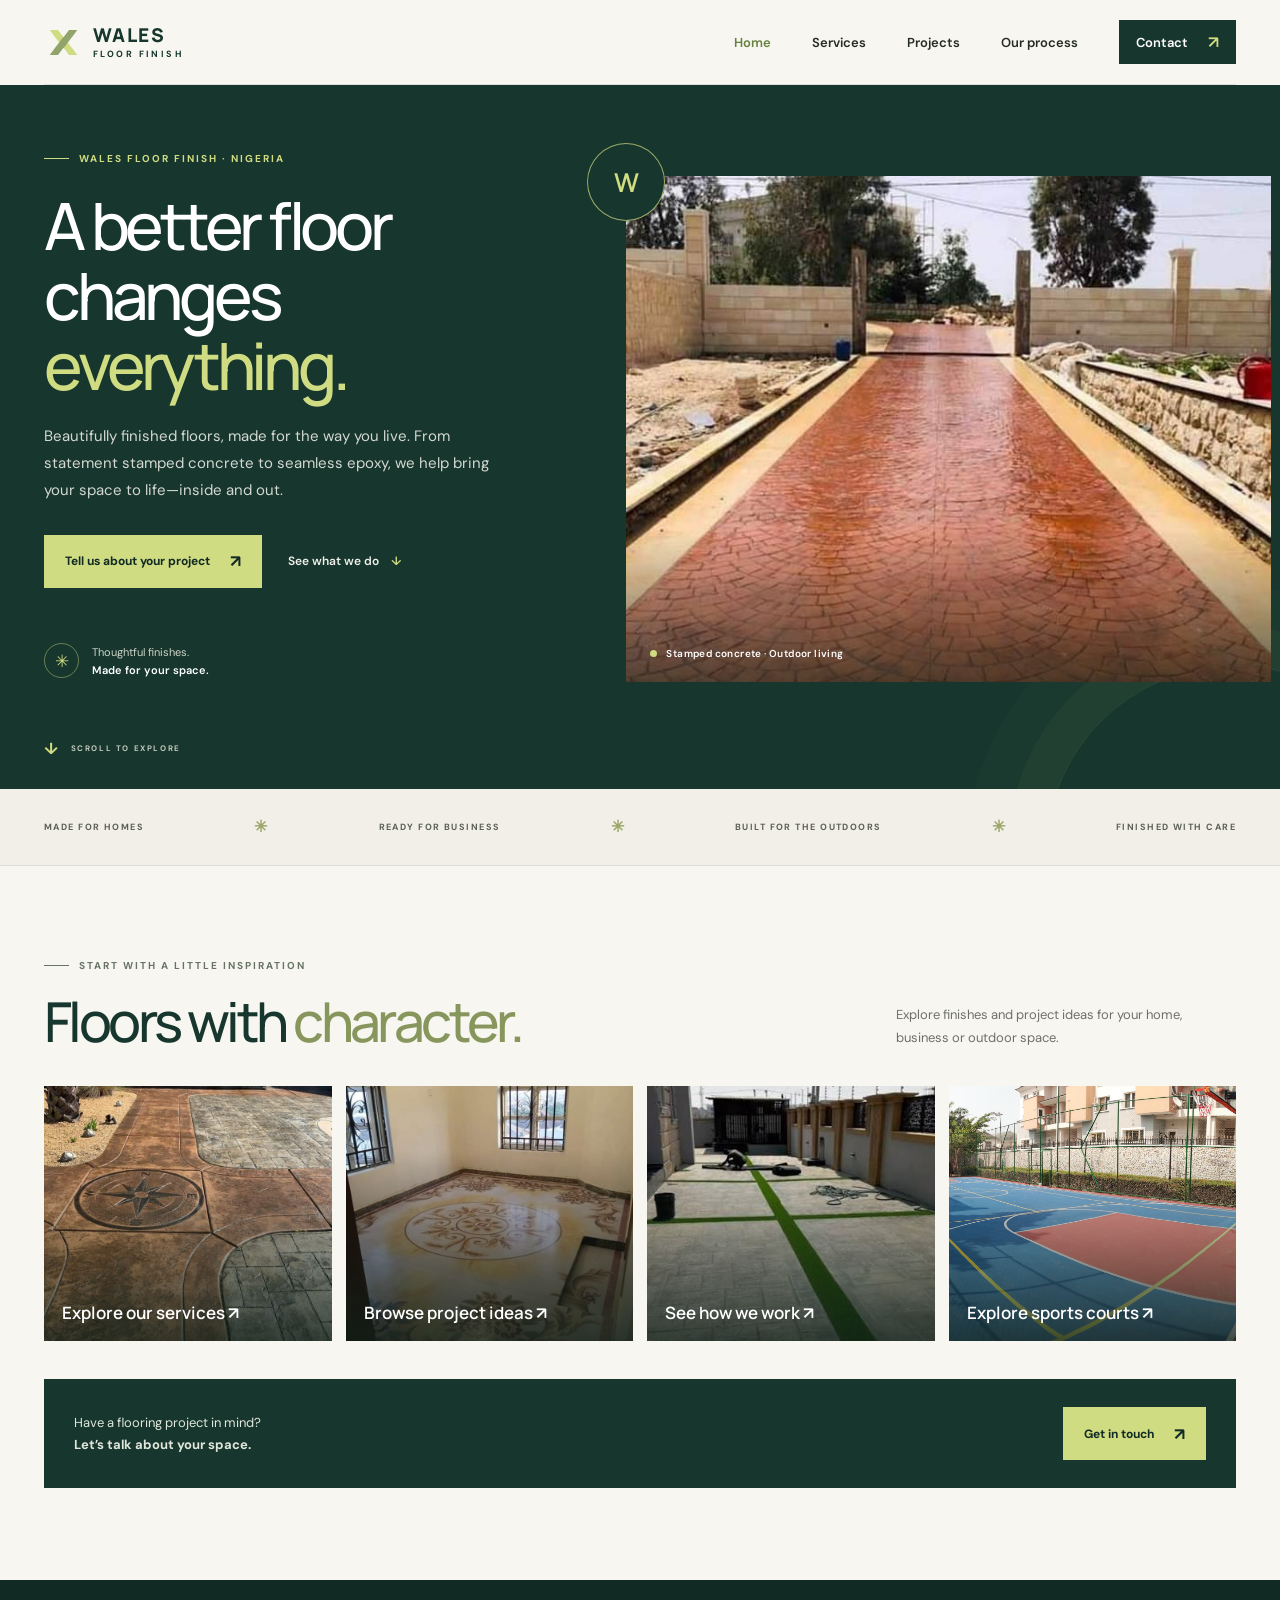
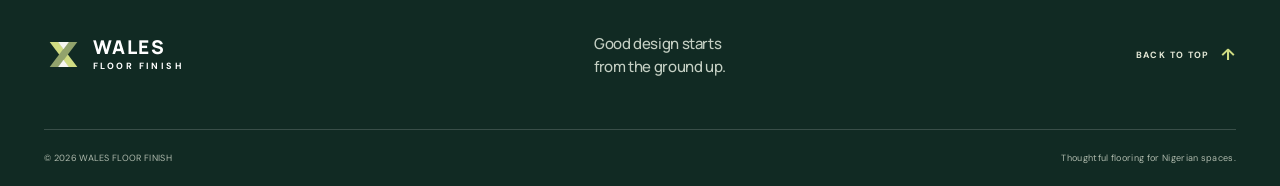
<file: index.html>
<!doctype html>
<html lang="en-NG">
  <head>
    <meta charset="utf-8">
    <meta name="viewport" content="width=device-width, initial-scale=1">
    <meta name="theme-color" content="#17362d">
    <meta
      name="description"
      content="Thoughtful flooring for Nigerian homes, businesses and outdoor spaces. Explore stamped concrete, epoxy, sports courts, football turf, tiling and more by WALES FLOOR FINISH."
    >
    <title>WALES FLOOR FINISH — Floors with a finish</title>
    <link rel="icon" type="image/svg+xml" href="assets/brand-mark.svg">
    <link rel="preconnect" href="https://fonts.googleapis.com">
    <link rel="preconnect" href="https://fonts.gstatic.com" crossorigin>
    <link
      href="https://fonts.googleapis.com/css2?family=DM+Sans:wght@400;500;600;700&family=Manrope:wght@400;500;600;700;800&display=swap"
      rel="stylesheet"
    >
    <link rel="stylesheet" href="styles.css">
    <script src="script.js" defer></script>
  </head>
  <body>
    <a class="skip-link" href="#main">Skip to content</a>

    <header class="site-header">
      <div class="header-inner">
        <a class="brand" href="index.html#home" aria-label="WALES FLOOR FINISH home">
          <img src="assets/brand-mark.svg" width="42" height="42" alt="">
          <span class="brand-copy">
            <span class="brand-name">WALES</span>
            <span class="brand-descriptor">FLOOR FINISH</span>
          </span>
        </a>

        <button class="menu-toggle" type="button" aria-expanded="false" aria-controls="site-nav">
          <span class="sr-only">Open navigation menu</span>
          <span class="menu-line"></span>
          <span class="menu-line"></span>
        </button>

        <nav class="site-nav" id="site-nav" aria-label="Main navigation">
          <a href="index.html#home" aria-current="page">Home</a>
          <a href="services.html">Services</a>
          <a href="projects.html">Projects</a>
          <a href="process.html">Our process</a>
          <a class="nav-cta" href="contact.html">Contact <span aria-hidden="true">↗</span></a>
        </nav>
      </div>
    </header>

    <main id="main">
      <section class="hero" id="home" aria-labelledby="hero-title">
        <div class="hero-inner page-width">
          <div class="hero-copy">
            <p class="eyebrow hero-eyebrow"><span class="eyebrow-line"></span> WALES FLOOR FINISH · NIGERIA</p>
            <h1 id="hero-title">A better floor changes <span>everything.</span></h1>
            <p class="hero-intro">
              Beautifully finished floors, made for the way you live. From statement stamped concrete
              to seamless epoxy, we help bring your space to life—inside and out.
            </p>
            <div class="hero-actions">
              <a class="button button-primary" href="contact.html">Tell us about your project <span aria-hidden="true">↗</span></a>
              <a class="text-link hero-link" href="projects.html">See what we do <span aria-hidden="true">↓</span></a>
            </div>
            <div class="hero-note">
              <span class="note-icon" aria-hidden="true">✳</span>
              <p>Thoughtful finishes.<br><strong>Made for your space.</strong></p>
            </div>
          </div>

          <div class="hero-visual">
            <img
              class="hero-image"
              src="assets/brick-stamped-walkway.jpg"
              alt="Warm terracotta stamped concrete walkway leading through a landscaped outdoor space"
              fetchpriority="high"
            >
            <div class="image-caption">
              <span class="caption-dot" aria-hidden="true"></span>
              <span>Stamped concrete · Outdoor living</span>
            </div>
            <span class="hero-side-label" aria-hidden="true">SURFACES WITH CHARACTER</span>
            <span class="hero-ornament" aria-hidden="true">W</span>
          </div>

          <a class="scroll-cue" href="services.html"><span aria-hidden="true">↓</span> SCROLL TO EXPLORE</a>
        </div>
        <div class="hero-decoration" aria-hidden="true"></div>
      </section>

      <section class="intro-strip" aria-label="Our work">
        <div class="page-width intro-strip-inner">
          <span>MADE FOR HOMES</span>
          <span class="strip-star" aria-hidden="true">✳</span>
          <span>READY FOR BUSINESS</span>
          <span class="strip-star" aria-hidden="true">✳</span>
          <span>BUILT FOR THE OUTDOORS</span>
          <span class="strip-star" aria-hidden="true">✳</span>
          <span>FINISHED WITH CARE</span>
        </div>
      </section>

      <section class="home-highlights" aria-labelledby="home-highlights-title">
        <div class="page-width">
          <div class="section-heading">
            <div><p class="eyebrow"><span class="eyebrow-line"></span> START WITH A LITTLE INSPIRATION</p><h2 id="home-highlights-title">Floors with <span>character.</span></h2></div>
            <p class="section-description">Explore finishes and project ideas for your home, business or outdoor space.</p>
          </div>
          <div class="home-highlight-grid">
            <a class="home-highlight" href="services.html"><img src="assets/compass-stamped-concrete.jpg" alt="Patterned stamped concrete with a compass medallion" loading="lazy"><span>Explore our services ↗</span></a>
            <a class="home-highlight" href="projects.html"><img src="assets/decorative-interior-floor.jpg" alt="Decorative interior flooring with a central medallion" loading="lazy"><span>Browse project ideas ↗</span></a>
            <a class="home-highlight" href="process.html"><img src="assets/concrete-and-grass.jpg" alt="Outdoor paving framed by artificial grass" loading="lazy"><span>See how we work ↗</span></a>
            <a class="home-highlight" href="services.html"><img src="assets/court-blue-and-red-panoramic.jpg" alt="Blue and red multi-purpose court with basketball hoops and sport markings" loading="lazy"><span>Explore sports courts ↗</span></a>
          </div>
          <div class="home-cta"><p>Have a flooring project in mind?<br><strong>Let’s talk about your space.</strong></p><a class="button button-primary" href="contact.html">Get in touch <span aria-hidden="true">↗</span></a></div>
        </div>
      </section>
    </main>
    <footer class="site-footer">
      <div class="page-width footer-main">
        <a class="brand footer-brand" href="index.html#home" aria-label="WALES FLOOR FINISH home">
          <img src="assets/brand-mark.svg" width="42" height="42" alt="">
          <span class="brand-copy">
            <span class="brand-name">WALES</span>
            <span class="brand-descriptor">FLOOR FINISH</span>
          </span>
        </a>
        <p>Good design starts<br>from the ground up.</p>
        <a class="footer-top-link" href="index.html#home">BACK TO TOP <span aria-hidden="true">↑</span></a>
      </div>
      <div class="page-width footer-bottom">
        <span>© <span id="current-year"></span> WALES FLOOR FINISH</span>
        <span>Thoughtful flooring for Nigerian spaces.</span>
      </div>
    </footer>
  </body>
</html>
</file>
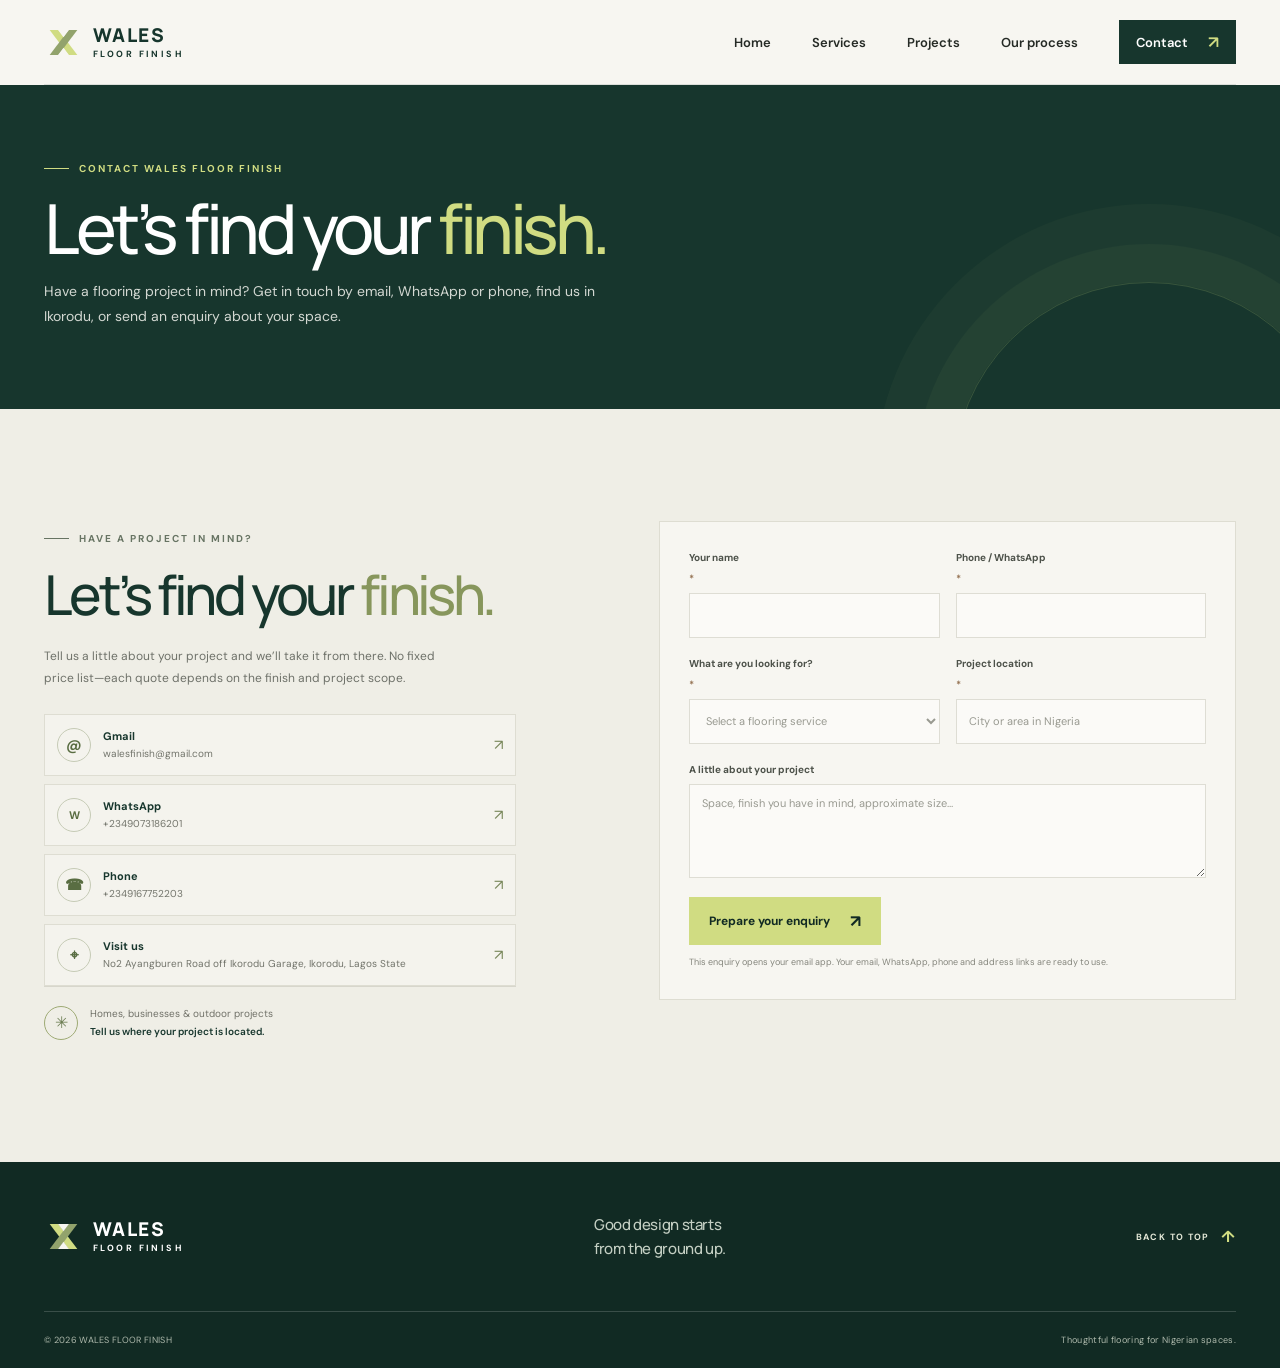
<file: contact.html>
<!doctype html>
<html lang="en-NG">
  <head>
    <meta charset="utf-8">
    <meta name="viewport" content="width=device-width, initial-scale=1">
    <meta name="theme-color" content="#17362d">
    <meta name="description" content="Contact WALES FLOOR FINISH in Ikorodu, Lagos for flooring enquiries, stamped concrete, epoxy floors, tiling and project quotes.">
    <title>Contact | WALES FLOOR FINISH</title>
    <link rel="icon" type="image/svg+xml" href="assets/brand-mark.svg">
    <link rel="preconnect" href="https://fonts.googleapis.com">
    <link rel="preconnect" href="https://fonts.gstatic.com" crossorigin>
    <link href="https://fonts.googleapis.com/css2?family=DM+Sans:wght@400;500;600;700&family=Manrope:wght@400;500;600;700;800&display=swap" rel="stylesheet">
    <link rel="stylesheet" href="styles.css">
    <script src="script.js" defer></script>
  </head>
  <body>
    <a class="skip-link" href="#main">Skip to content</a>
    <header class="site-header">
      <div class="header-inner">
        <a class="brand" href="index.html#home" aria-label="WALES FLOOR FINISH home">
          <img src="assets/brand-mark.svg" width="42" height="42" alt="">
          <span class="brand-copy"><span class="brand-name">WALES</span><span class="brand-descriptor">FLOOR FINISH</span></span>
        </a>
        <button class="menu-toggle" type="button" aria-expanded="false" aria-controls="site-nav">
          <span class="sr-only">Open navigation menu</span><span class="menu-line"></span><span class="menu-line"></span>
        </button>
        <nav class="site-nav" id="site-nav" aria-label="Main navigation">
          <a href="index.html#home">Home</a>
          <a href="services.html">Services</a>
          <a href="projects.html">Projects</a>
          <a href="process.html">Our process</a>
          <a class="nav-cta" href="contact.html" aria-current="page">Contact <span aria-hidden="true">↗</span></a>
        </nav>
      </div>
    </header>

    <main id="main">
      <section class="page-banner" aria-labelledby="page-title">
        <div class="page-width">
          <p class="eyebrow"><span class="eyebrow-line"></span> CONTACT WALES FLOOR FINISH</p>
          <h1 id="page-title">Let’s find your <span>finish.</span></h1>
          <p>Have a flooring project in mind? Get in touch by email, WhatsApp or phone, find us in Ikorodu, or send an enquiry about your space.</p>
        </div>
      </section>

      <section class="contact-section section" id="contact" aria-labelledby="contact-title">
        <div class="page-width contact-layout">
          <div class="contact-copy">
            <p class="eyebrow"><span class="eyebrow-line"></span> HAVE A PROJECT IN MIND?</p>
            <h2 id="contact-title">Let’s find your <span>finish.</span></h2>
            <p>Tell us a little about your project and we’ll take it from there. No fixed price list—each quote depends on the finish and project scope.</p>
            <div class="contact-channels" aria-label="Contact WALES FLOOR FINISH">
              <a class="contact-channel" data-contact-channel="gmail" aria-label="Gmail contact details not configured">
                <span class="contact-channel-icon" aria-hidden="true">@</span>
                <span class="contact-channel-copy"><span class="contact-channel-name">Gmail</span><span class="contact-channel-value" data-contact-placeholder>Add your Gmail in <code>script.js</code></span></span>
                <span class="contact-channel-arrow" aria-hidden="true">↗</span>
              </a>
              <a class="contact-channel" data-contact-channel="whatsapp" aria-label="WhatsApp contact details not configured">
                <span class="contact-channel-icon contact-channel-icon-whatsapp" aria-hidden="true">W</span>
                <span class="contact-channel-copy"><span class="contact-channel-name">WhatsApp</span><span class="contact-channel-value" data-contact-placeholder>Add your WhatsApp number in <code>script.js</code></span></span>
                <span class="contact-channel-arrow" aria-hidden="true">↗</span>
              </a>
              <a class="contact-channel" data-contact-channel="phone" aria-label="Phone contact details not configured">
                <span class="contact-channel-icon" aria-hidden="true">☎</span>
                <span class="contact-channel-copy"><span class="contact-channel-name">Phone</span><span class="contact-channel-value" data-contact-placeholder>Add your phone number in <code>script.js</code></span></span>
                <span class="contact-channel-arrow" aria-hidden="true">↗</span>
              </a>
              <a class="contact-channel" data-contact-channel="address" aria-label="Business address not configured">
                <span class="contact-channel-icon" aria-hidden="true">⌖</span>
                <span class="contact-channel-copy"><span class="contact-channel-name">Visit us</span><span class="contact-channel-value" data-contact-placeholder>Add your business address in <code>script.js</code></span></span>
                <span class="contact-channel-arrow" aria-hidden="true">↗</span>
              </a>
            </div>
            <div class="contact-detail">
              <span class="contact-detail-icon" aria-hidden="true">✳</span>
              <p>Homes, businesses &amp; outdoor projects<br><strong>Tell us where your project is located.</strong></p>
            </div>
          </div>
          <form class="inquiry-form" id="inquiry-form">
            <div class="form-row">
              <label for="name">Your name <span aria-hidden="true">*</span><input id="name" name="name" autocomplete="name" required></label>
              <label for="phone">Phone / WhatsApp <span aria-hidden="true">*</span><input id="phone" name="phone" type="tel" autocomplete="tel" required></label>
            </div>
            <div class="form-row">
              <label for="service">What are you looking for? <span aria-hidden="true">*</span>
                <select id="service" name="service" required>
                  <option value="" disabled selected>Select a flooring service</option>
                  <option>Stamped concrete</option><option>Floor tiling</option><option>Epoxy or 3D flooring</option><option>Artificial grass</option><option>Carpet flooring</option><option>Pool surround or outdoor paving</option><option>Multi-purpose sports court and line marking</option><option>Football turf and court marking</option><option>Another flooring project</option>
                </select>
              </label>
              <label for="location">Project location <span aria-hidden="true">*</span><input id="location" name="location" autocomplete="address-level2" placeholder="City or area in Nigeria" required></label>
            </div>
            <label for="message">A little about your project<textarea id="message" name="message" rows="4" placeholder="Space, finish you have in mind, approximate size…"></textarea></label>
            <button class="button button-primary form-submit" type="submit">Prepare your enquiry <span aria-hidden="true">↗</span></button>
            <p class="form-status" id="form-status" aria-live="polite"></p>
            <p class="form-note">This enquiry opens your email app. Your email, WhatsApp, phone and address links are ready to use.</p>
          </form>
        </div>
      </section>
    </main>

    <footer class="site-footer">
      <div class="page-width footer-main">
        <a class="brand footer-brand" href="index.html#home" aria-label="WALES FLOOR FINISH home">
          <img src="assets/brand-mark.svg" width="42" height="42" alt="">
          <span class="brand-copy"><span class="brand-name">WALES</span><span class="brand-descriptor">FLOOR FINISH</span></span>
        </a>
        <p>Good design starts<br>from the ground up.</p>
        <a class="footer-top-link" href="#main">BACK TO TOP <span aria-hidden="true">↑</span></a>
      </div>
      <div class="page-width footer-bottom"><span>© <span id="current-year"></span> WALES FLOOR FINISH</span><span>Thoughtful flooring for Nigerian spaces.</span></div>
    </footer>
  </body>
</html>
</file>
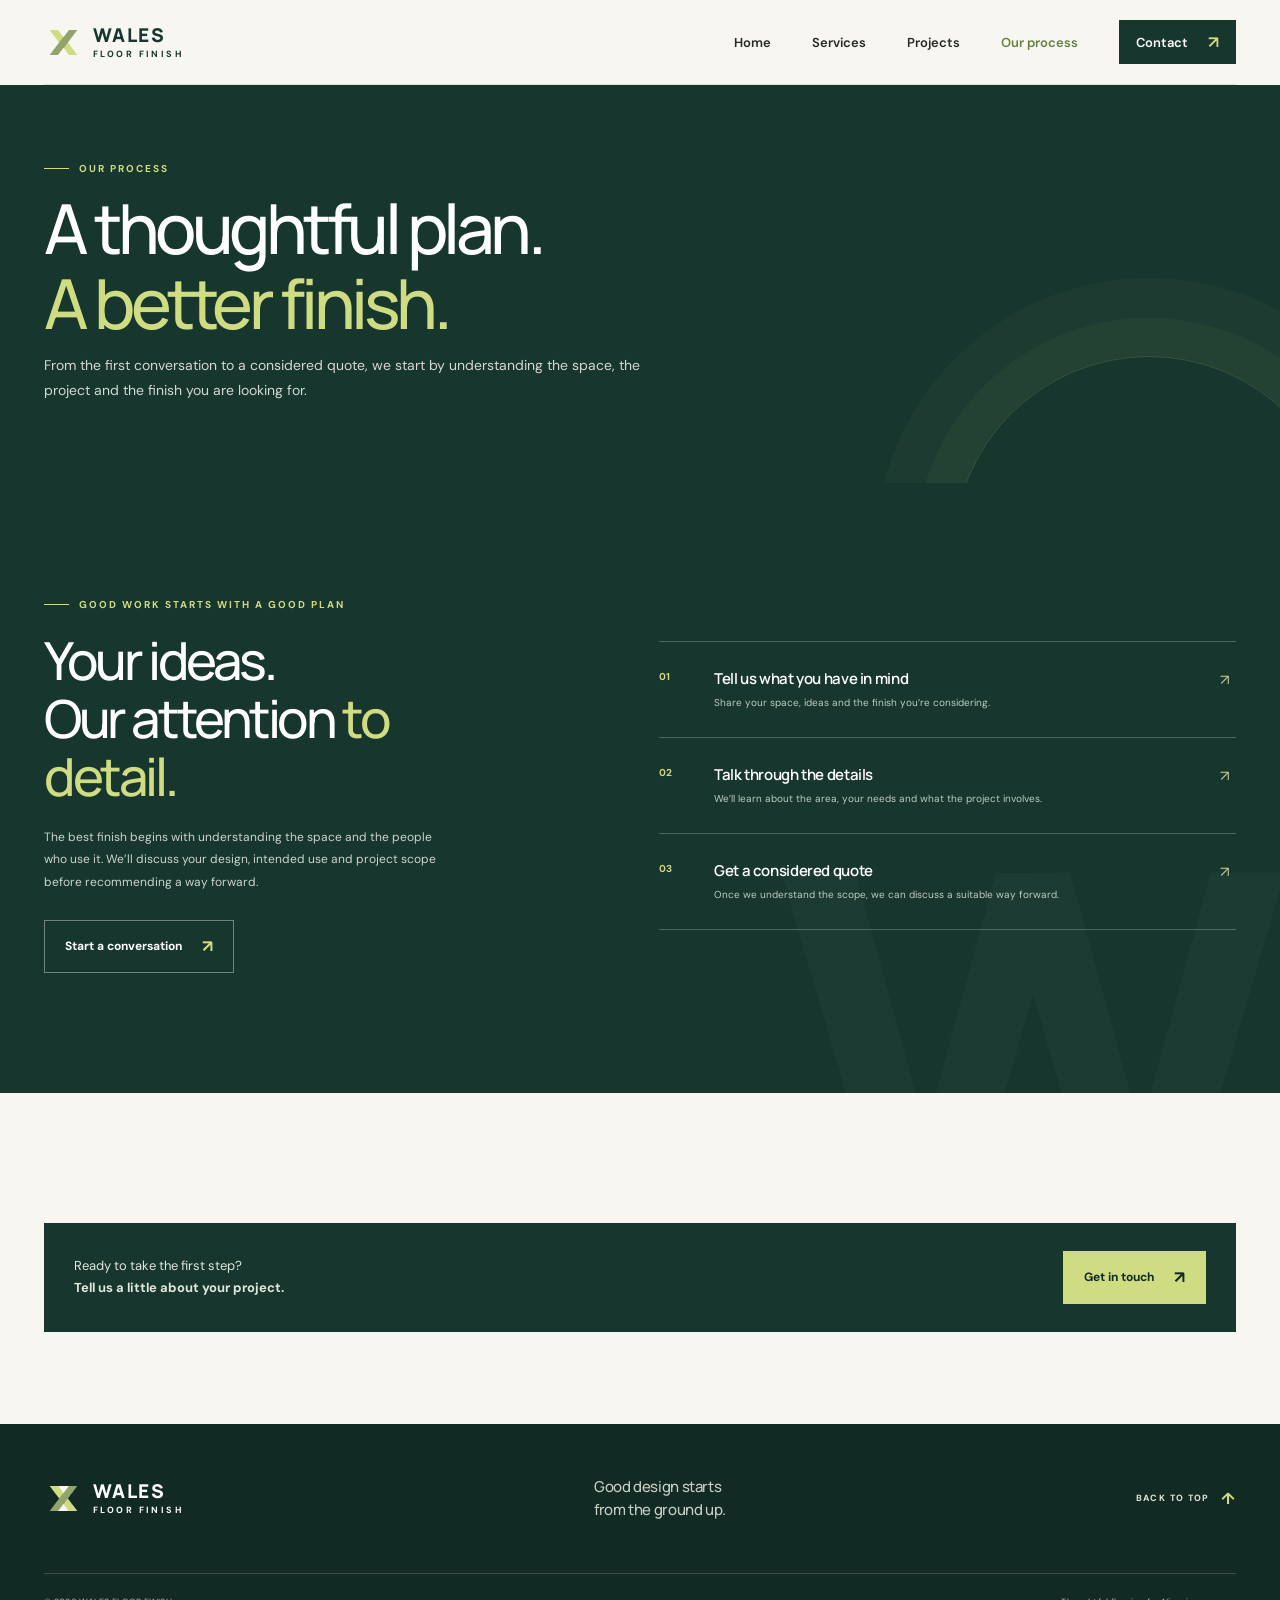
<file: process.html>
<!doctype html>
<html lang="en-NG">
  <head>
    <meta charset="utf-8">
    <meta name="viewport" content="width=device-width, initial-scale=1">
    <meta name="theme-color" content="#17362d">
    <meta name="description" content="Learn how WALES FLOOR FINISH discusses project ideas, understands each space and prepares a considered flooring quote.">
    <title>Our Process | WALES FLOOR FINISH</title>
    <link rel="icon" type="image/svg+xml" href="assets/brand-mark.svg">
    <link rel="preconnect" href="https://fonts.googleapis.com">
    <link rel="preconnect" href="https://fonts.gstatic.com" crossorigin>
    <link href="https://fonts.googleapis.com/css2?family=DM+Sans:wght@400;500;600;700&family=Manrope:wght@400;500;600;700;800&display=swap" rel="stylesheet">
    <link rel="stylesheet" href="styles.css">
    <script src="script.js" defer></script>
  </head>
  <body>
    <a class="skip-link" href="#main">Skip to content</a>
    <header class="site-header">
      <div class="header-inner">
        <a class="brand" href="index.html#home" aria-label="WALES FLOOR FINISH home">
          <img src="assets/brand-mark.svg" width="42" height="42" alt="">
          <span class="brand-copy"><span class="brand-name">WALES</span><span class="brand-descriptor">FLOOR FINISH</span></span>
        </a>
        <button class="menu-toggle" type="button" aria-expanded="false" aria-controls="site-nav">
          <span class="sr-only">Open navigation menu</span><span class="menu-line"></span><span class="menu-line"></span>
        </button>
        <nav class="site-nav" id="site-nav" aria-label="Main navigation">
          <a href="index.html#home">Home</a>
          <a href="services.html">Services</a>
          <a href="projects.html">Projects</a>
          <a href="process.html" aria-current="page">Our process</a>
          <a class="nav-cta" href="contact.html">Contact <span aria-hidden="true">↗</span></a>
        </nav>
      </div>
    </header>

    <main id="main">
      <section class="page-banner" aria-labelledby="page-title">
        <div class="page-width">
          <p class="eyebrow"><span class="eyebrow-line"></span> OUR PROCESS</p>
          <h1 id="page-title">A thoughtful plan.<br><span>A better finish.</span></h1>
          <p>From the first conversation to a considered quote, we start by understanding the space, the project and the finish you are looking for.</p>
        </div>
      </section>

      <section class="approach-section" id="approach" aria-labelledby="approach-title">
        <div class="approach-inner page-width">
          <div class="approach-copy">
            <p class="eyebrow eyebrow-light"><span class="eyebrow-line"></span> GOOD WORK STARTS WITH A GOOD PLAN</p>
            <h2 id="approach-title">Your ideas.<br>Our attention <span>to detail.</span></h2>
            <p>The best finish begins with understanding the space and the people who use it. We’ll discuss your design, intended use and project scope before recommending a way forward.</p>
            <a class="button button-outline" href="contact.html">Start a conversation <span aria-hidden="true">↗</span></a>
          </div>
          <div class="approach-steps" aria-label="Our process">
            <article class="approach-step">
              <span>01</span>
              <div><h3>Tell us what you have in mind</h3><p>Share your space, ideas and the finish you’re considering.</p></div>
              <span class="step-arrow" aria-hidden="true">↗</span>
            </article>
            <article class="approach-step">
              <span>02</span>
              <div><h3>Talk through the details</h3><p>We’ll learn about the area, your needs and what the project involves.</p></div>
              <span class="step-arrow" aria-hidden="true">↗</span>
            </article>
            <article class="approach-step">
              <span>03</span>
              <div><h3>Get a considered quote</h3><p>Once we understand the scope, we can discuss a suitable way forward.</p></div>
              <span class="step-arrow" aria-hidden="true">↗</span>
            </article>
          </div>
        </div>
        <div class="approach-watermark" aria-hidden="true">W</div>
      </section>
      <section class="home-highlights">
        <div class="page-width">
          <div class="home-cta"><p>Ready to take the first step?<br><strong>Tell us a little about your project.</strong></p><a class="button button-primary" href="contact.html">Get in touch <span aria-hidden="true">↗</span></a></div>
        </div>
      </section>
    </main>

    <footer class="site-footer">
      <div class="page-width footer-main">
        <a class="brand footer-brand" href="index.html#home" aria-label="WALES FLOOR FINISH home">
          <img src="assets/brand-mark.svg" width="42" height="42" alt="">
          <span class="brand-copy"><span class="brand-name">WALES</span><span class="brand-descriptor">FLOOR FINISH</span></span>
        </a>
        <p>Good design starts<br>from the ground up.</p>
        <a class="footer-top-link" href="#main">BACK TO TOP <span aria-hidden="true">↑</span></a>
      </div>
      <div class="page-width footer-bottom"><span>© <span id="current-year"></span> WALES FLOOR FINISH</span><span>Thoughtful flooring for Nigerian spaces.</span></div>
    </footer>
  </body>
</html>
</file>
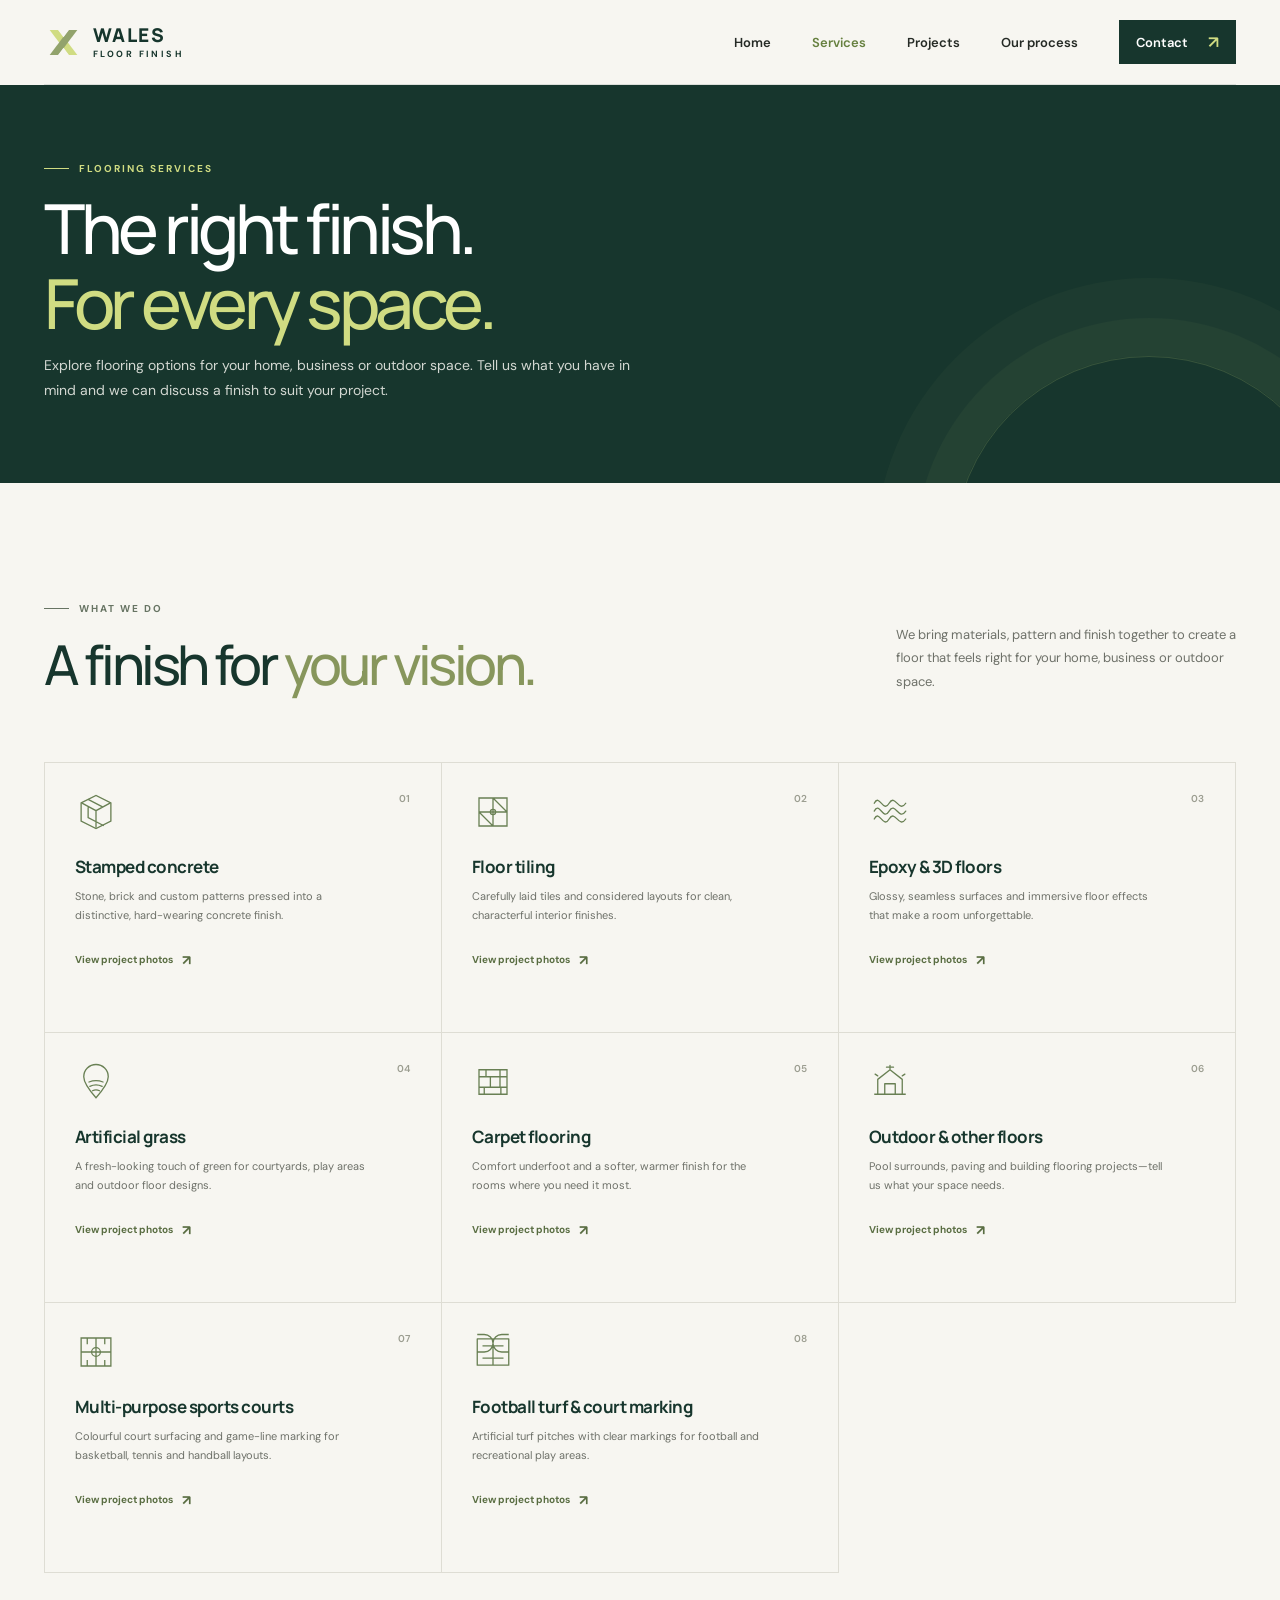
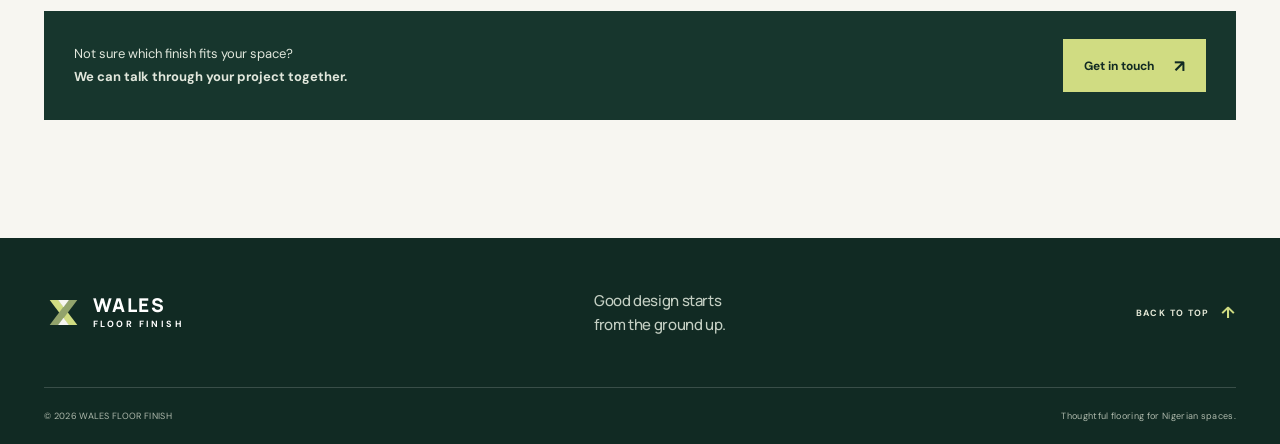
<file: services.html>
<!doctype html>
<html lang="en-NG">
  <head>
    <meta charset="utf-8">
    <meta name="viewport" content="width=device-width, initial-scale=1">
    <meta name="theme-color" content="#17362d">
    <meta name="description" content="Explore stamped concrete, tiling, epoxy and 3D floors, artificial grass, carpet flooring, multi-purpose sports courts, court markings and football turf by WALES FLOOR FINISH.">
    <title>Flooring Services | WALES FLOOR FINISH</title>
    <link rel="icon" type="image/svg+xml" href="assets/brand-mark.svg">
    <link rel="preconnect" href="https://fonts.googleapis.com">
    <link rel="preconnect" href="https://fonts.gstatic.com" crossorigin>
    <link href="https://fonts.googleapis.com/css2?family=DM+Sans:wght@400;500;600;700&family=Manrope:wght@400;500;600;700;800&display=swap" rel="stylesheet">
    <link rel="stylesheet" href="styles.css">
    <script src="script.js" defer></script>
  </head>
  <body>
    <a class="skip-link" href="#main">Skip to content</a>
    <header class="site-header">
      <div class="header-inner">
        <a class="brand" href="index.html#home" aria-label="WALES FLOOR FINISH home">
          <img src="assets/brand-mark.svg" width="42" height="42" alt="">
          <span class="brand-copy"><span class="brand-name">WALES</span><span class="brand-descriptor">FLOOR FINISH</span></span>
        </a>
        <button class="menu-toggle" type="button" aria-expanded="false" aria-controls="site-nav">
          <span class="sr-only">Open navigation menu</span><span class="menu-line"></span><span class="menu-line"></span>
        </button>
        <nav class="site-nav" id="site-nav" aria-label="Main navigation">
          <a href="index.html#home">Home</a>
          <a href="services.html" aria-current="page">Services</a>
          <a href="projects.html">Projects</a>
          <a href="process.html">Our process</a>
          <a class="nav-cta" href="contact.html">Contact <span aria-hidden="true">↗</span></a>
        </nav>
      </div>
    </header>

    <main id="main">
      <section class="page-banner" aria-labelledby="page-title">
        <div class="page-width">
          <p class="eyebrow"><span class="eyebrow-line"></span> FLOORING SERVICES</p>
          <h1 id="page-title">The right finish.<br><span>For every space.</span></h1>
          <p>Explore flooring options for your home, business or outdoor space. Tell us what you have in mind and we can discuss a finish to suit your project.</p>
        </div>
      </section>

      <section class="section services-section" id="services" aria-labelledby="services-title">
        <div class="page-width">
          <div class="section-heading services-heading">
            <div>
              <p class="eyebrow"><span class="eyebrow-line"></span> WHAT WE DO</p>
              <h2 id="services-title">A finish for <span>your vision.</span></h2>
            </div>
            <p class="section-description">We bring materials, pattern and finish together to create a floor that feels right for your home, business or outdoor space.</p>
          </div>
          <div class="services-grid">
            <article class="service-card">
              <span class="service-number">01</span>
              <span class="service-icon" aria-hidden="true"><svg viewBox="0 0 48 48" fill="none"><path d="M7 13.5 24 5l17 8.5v21L24 43 7 34.5v-21Z" stroke="currentColor" stroke-width="1.5"/><path d="m7.5 13.5 16.5 9 16.5-9M24 23v19M15 9.5l17 9m-17 0v12l18 9.2" stroke="currentColor" stroke-width="1.5"/></svg></span>
              <h3><a href="projects.html?filter=stamped#projects">Stamped concrete</a></h3><p>Stone, brick and custom patterns pressed into a distinctive, hard-wearing concrete finish.</p>
              <a href="projects.html?filter=stamped#projects" aria-label="View stamped concrete project photos">View project photos <span aria-hidden="true">↗</span></a>
            </article>
            <article class="service-card">
              <span class="service-number">02</span>
              <span class="service-icon" aria-hidden="true"><svg viewBox="0 0 48 48" fill="none"><path d="M8 8h32v32H8zM24 8v32M8 24h32M24 8l16 16M8 24l16 16" stroke="currentColor" stroke-width="1.5"/><circle cx="24" cy="24" r="3" stroke="currentColor" stroke-width="1.5"/></svg></span>
              <h3><a href="projects.html?filter=tiling#projects">Floor tiling</a></h3><p>Carefully laid tiles and considered layouts for clean, characterful interior finishes.</p>
              <a href="projects.html?filter=tiling#projects" aria-label="View floor tiling project photos">View project photos <span aria-hidden="true">↗</span></a>
            </article>
            <article class="service-card">
              <span class="service-number">03</span>
              <span class="service-icon" aria-hidden="true"><svg viewBox="0 0 48 48" fill="none"><path d="M6 32c6-12 10 12 17 0s11 12 19 0M6 23c6-12 10 12 17 0s11 12 19 0M6 14c6-12 10 12 17 0s11 12 19 0" stroke="currentColor" stroke-width="1.5" stroke-linecap="round"/></svg></span>
              <h3><a href="projects.html?filter=epoxy#projects">Epoxy &amp; 3D floors</a></h3><p>Glossy, seamless surfaces and immersive floor effects that make a room unforgettable.</p>
              <a href="projects.html?filter=epoxy#projects" aria-label="View epoxy and 3D floor project photos">View project photos <span aria-hidden="true">↗</span></a>
            </article>
            <article class="service-card">
              <span class="service-number">04</span>
              <span class="service-icon" aria-hidden="true"><svg viewBox="0 0 48 48" fill="none"><path d="M24 42c-8-9-14-17-14-24a14 14 0 1 1 28 0c0 7-6 15-14 24Z" stroke="currentColor" stroke-width="1.5"/><path d="M16 24c5-2 11-2 16 0M17 29c4-2 10-2 14 0M20 34c2-1 6-1 8 0" stroke="currentColor" stroke-width="1.5" stroke-linecap="round"/></svg></span>
              <h3><a href="projects.html?filter=outdoor#projects">Artificial grass</a></h3><p>A fresh-looking touch of green for courtyards, play areas and outdoor floor designs.</p>
              <a href="projects.html?filter=outdoor#projects" aria-label="View outdoor and artificial grass project photos">View project photos <span aria-hidden="true">↗</span></a>
            </article>
            <article class="service-card">
              <span class="service-number">05</span>
              <span class="service-icon" aria-hidden="true"><svg viewBox="0 0 48 48" fill="none"><path d="M8 10h32v28H8zM8 18h32M8 30h32M16 10v8m16-8v8M21 18v12m12 0v8M14 30v8m18-20v12" stroke="currentColor" stroke-width="1.5"/></svg></span>
              <h3><a href="projects.html?filter=carpet#projects">Carpet flooring</a></h3><p>Comfort underfoot and a softer, warmer finish for the rooms where you need it most.</p>
              <a href="projects.html?filter=carpet#projects" aria-label="View carpet flooring project photos">View project photos <span aria-hidden="true">↗</span></a>
            </article>
            <article class="service-card service-card-last">
              <span class="service-number">06</span>
              <span class="service-icon" aria-hidden="true"><svg viewBox="0 0 48 48" fill="none"><path d="M6 38h36M10 38V21l14-11 14 11v17M18 38V26h12v12" stroke="currentColor" stroke-width="1.5" stroke-linejoin="round"/><path d="M24 5v4m-4-2h8M7 15l3 2m31-2-3 2" stroke="currentColor" stroke-width="1.5" stroke-linecap="round"/></svg></span>
              <h3><a href="projects.html?filter=outdoor#projects">Outdoor &amp; other floors</a></h3><p>Pool surrounds, paving and building flooring projects—tell us what your space needs.</p>
              <a href="projects.html?filter=outdoor#projects" aria-label="View outdoor flooring project photos">View project photos <span aria-hidden="true">↗</span></a>
            </article>
            <article class="service-card">
              <span class="service-number">07</span>
              <span class="service-icon" aria-hidden="true">
                <svg viewBox="0 0 48 48" fill="none"><path d="M7 8h34v32H7zM24 8v32M7 24h34M14 8v7m20-7v7M14 40v-7m20 7v-7" stroke="currentColor" stroke-width="1.5"/><circle cx="24" cy="24" r="5" stroke="currentColor" stroke-width="1.5"/></svg>
              </span>
              <h3><a href="projects.html?filter=basketball#projects">Multi-purpose sports courts</a></h3>
              <p>Colourful court surfacing and game-line marking for basketball, tennis and handball layouts.</p>
              <a href="projects.html?filter=basketball#projects" aria-label="View multi-purpose sports court project photos">View project photos <span aria-hidden="true">↗</span></a>
            </article>
            <article class="service-card service-card-last">
              <span class="service-number">08</span>
              <span class="service-icon" aria-hidden="true">
                <svg viewBox="0 0 48 48" fill="none"><path d="M6 9h36v30H6zM24 9v30M6 24h8a10 10 0 0 0 0-20H6m36 20h-8a10 10 0 0 1 0-20h8M12 17h24M12 31h24" stroke="currentColor" stroke-width="1.5" stroke-linejoin="round"/></svg>
              </span>
              <h3><a href="projects.html?filter=football#projects">Football turf &amp; court marking</a></h3>
              <p>Artificial turf pitches with clear markings for football and recreational play areas.</p>
              <a href="projects.html?filter=football#projects" aria-label="View football turf project photos">View project photos <span aria-hidden="true">↗</span></a>
            </article>
          </div>
          <div class="home-cta"><p>Not sure which finish fits your space?<br><strong>We can talk through your project together.</strong></p><a class="button button-primary" href="contact.html">Get in touch <span aria-hidden="true">↗</span></a></div>
        </div>
      </section>
    </main>

    <footer class="site-footer">
      <div class="page-width footer-main">
        <a class="brand footer-brand" href="index.html#home" aria-label="WALES FLOOR FINISH home">
          <img src="assets/brand-mark.svg" width="42" height="42" alt="">
          <span class="brand-copy"><span class="brand-name">WALES</span><span class="brand-descriptor">FLOOR FINISH</span></span>
        </a>
        <p>Good design starts<br>from the ground up.</p>
        <a class="footer-top-link" href="#main">BACK TO TOP <span aria-hidden="true">↑</span></a>
      </div>
      <div class="page-width footer-bottom"><span>© <span id="current-year"></span> WALES FLOOR FINISH</span><span>Thoughtful flooring for Nigerian spaces.</span></div>
    </footer>
  </body>
</html>
</file>
<file: styles.css>
:root {
  color-scheme: light;
  --forest: #17362d;
  --forest-deep: #112a23;
  --forest-light: #24493e;
  --paper: #f7f6f1;
  --paper-dark: #eeece3;
  --ink: #252a25;
  --muted: #6e7169;
  --line: #deddd4;
  --lime: #d0dc82;
  --clay: #d8835b;
  --heading: "Manrope", "DM Sans", sans-serif;
  --body: "DM Sans", sans-serif;
  --page-width: 1200px;
}

* {
  box-sizing: border-box;
}

html {
  scroll-behavior: smooth;
  scroll-padding-top: 92px;
}

body {
  margin: 0;
  background: var(--paper);
  color: var(--ink);
  font-family: var(--body);
  -webkit-font-smoothing: antialiased;
}

body,
button,
input,
select,
textarea {
  font-family: var(--body);
}

button,
a,
input,
select,
textarea {
  -webkit-tap-highlight-color: transparent;
}

button,
input,
select,
textarea {
  font-size: inherit;
}

button,
a {
  color: inherit;
}

a {
  text-decoration: none;
}

img {
  display: block;
  max-width: 100%;
}

.page-width {
  width: min(var(--page-width), calc(100% - 88px));
  margin-inline: auto;
}

.skip-link,
.sr-only {
  position: absolute;
  width: 1px;
  height: 1px;
  padding: 0;
  overflow: hidden;
  clip: rect(0, 0, 0, 0);
  white-space: nowrap;
  clip-path: inset(50%);
  border: 0;
}

.skip-link:focus {
  position: fixed;
  z-index: 20;
  top: 12px;
  left: 12px;
  width: auto;
  height: auto;
  padding: 12px 16px;
  overflow: visible;
  clip: auto;
  white-space: normal;
  clip-path: none;
  background: white;
  color: var(--forest);
}

.site-header {
  position: relative;
  z-index: 10;
  background: var(--paper);
}

.header-inner {
  display: flex;
  min-height: 84px;
  align-items: center;
  justify-content: space-between;
  width: min(1320px, calc(100% - 88px));
  margin-inline: auto;
  border-bottom: 1px solid rgba(23, 54, 45, 0.12);
}

.brand {
  display: inline-flex;
  align-items: center;
  gap: 10px;
  color: var(--forest);
}

.brand img {
  width: 39px;
  height: 39px;
}

.brand-copy {
  display: grid;
  gap: 1px;
  line-height: 1;
}

.brand-name {
  font-family: var(--heading);
  font-size: 19px;
  font-weight: 800;
  letter-spacing: 0.075em;
}

.brand-descriptor {
  padding-top: 4px;
  font-size: 9px;
  font-weight: 700;
  letter-spacing: 0.27em;
}

.site-nav {
  display: flex;
  height: 84px;
  align-items: center;
  gap: clamp(22px, 3.2vw, 48px);
  font-size: 13px;
  font-weight: 600;
}

.site-nav > a:not(.nav-cta) {
  transition: color 180ms ease;
}

.site-nav > a:not(.nav-cta):hover,
.site-nav > a[aria-current="page"]:not(.nav-cta),
.footer-top-link:hover {
  color: #66803f;
}

.nav-cta {
  display: inline-flex;
  min-height: 44px;
  align-items: center;
  gap: 20px;
  padding: 0 17px;
  background: var(--forest);
  color: white;
  transition: background 180ms ease, transform 180ms ease;
}

.nav-cta:hover,
.button-primary:hover {
  background: #285243;
  transform: translateY(-2px);
}

.nav-cta span {
  color: var(--lime);
  font-size: 17px;
}

.menu-toggle {
  display: none;
}

.hero {
  position: relative;
  overflow: hidden;
  background: var(--forest);
  color: white;
}

.page-banner {
  position: relative;
  overflow: hidden;
  padding-block: 76px 80px;
  background: var(--forest);
  color: white;
}

.page-banner::after {
  position: absolute;
  right: -65px;
  bottom: -265px;
  width: 390px;
  height: 390px;
  border: 1px solid rgba(205, 219, 129, 0.18);
  border-radius: 50%;
  box-shadow: 0 0 0 38px rgba(205, 219, 129, 0.04), 0 0 0 78px rgba(205, 219, 129, 0.03);
  content: "";
  pointer-events: none;
}

.page-banner .page-width {
  position: relative;
  z-index: 1;
}

.page-banner .eyebrow {
  margin-bottom: 15px;
  color: var(--lime);
}

.page-banner h1 {
  max-width: 760px;
  margin-bottom: 13px;
  font-family: var(--heading);
  font-size: clamp(43px, 6vw, 69px);
  font-weight: 500;
  letter-spacing: -0.065em;
  line-height: 1.08;
}

.page-banner h1 span {
  color: var(--lime);
}

.page-banner p:last-child {
  max-width: 600px;
  margin-bottom: 0;
  color: #d3d8d2;
  font-size: 14px;
  line-height: 1.8;
}

.home-highlights {
  padding-block: 92px;
  background: var(--paper);
}

.home-highlight-grid {
  display: grid;
  grid-template-columns: repeat(4, minmax(0, 1fr));
  gap: 14px;
  margin-top: 34px;
}

.home-highlight {
  position: relative;
  min-height: 255px;
  overflow: hidden;
  background: var(--forest);
  color: white;
}

.home-highlight img {
  width: 100%;
  height: 100%;
  position: absolute;
  object-fit: cover;
  transition: transform 500ms ease;
}

.home-highlight:hover img {
  transform: scale(1.04);
}

.home-highlight::after {
  position: absolute;
  background: linear-gradient(0deg, rgba(15, 30, 24, 0.8), transparent 75%);
  content: "";
  inset: 0;
}

.home-highlight span {
  position: absolute;
  z-index: 1;
  right: 18px;
  bottom: 17px;
  left: 18px;
  font-family: var(--heading);
  font-size: 17px;
  font-weight: 600;
}

.home-cta {
  display: flex;
  align-items: center;
  justify-content: space-between;
  gap: 30px;
  margin-top: 38px;
  padding: 28px 30px;
  background: var(--forest);
  color: white;
}

.home-cta p {
  margin: 0;
  color: #e1e7dc;
  font-size: 13px;
  line-height: 1.7;
}

.hero-inner {
  position: relative;
  display: grid;
  min-height: 672px;
  grid-template-columns: minmax(0, 0.92fr) minmax(0, 1.08fr);
  align-items: center;
  gap: 5.3%;
  padding-block: 66px 82px;
}

.hero-copy {
  position: relative;
  z-index: 2;
  padding-bottom: 28px;
}

.eyebrow {
  display: flex;
  align-items: center;
  gap: 10px;
  margin: 0;
  color: #677463;
  font-size: 10px;
  font-weight: 700;
  letter-spacing: 0.2em;
  line-height: 1.5;
}

.eyebrow-line {
  display: inline-block;
  width: 25px;
  height: 1px;
  flex: 0 0 auto;
  background: currentColor;
}

.hero-eyebrow {
  margin-bottom: 25px;
  color: var(--lime);
}

h1,
h2,
h3,
p {
  margin-top: 0;
}

.hero h1 {
  max-width: 570px;
  margin-bottom: 22px;
  font-family: var(--heading);
  font-size: clamp(45px, 5.1vw, 71px);
  font-weight: 500;
  letter-spacing: -0.065em;
  line-height: 1.07;
}

.hero h1 span,
.section-heading h2 span,
.approach-copy h2 span,
.contact-copy h2 span {
  color: var(--lime);
  font-weight: 500;
}

.hero-intro {
  max-width: 470px;
  margin-bottom: 31px;
  color: #d3d8d2;
  font-size: 15px;
  line-height: 1.8;
}

.hero-actions {
  display: flex;
  align-items: center;
  gap: 26px;
}

.button {
  display: inline-flex;
  min-height: 53px;
  align-items: center;
  justify-content: center;
  gap: 20px;
  padding: 0 20px;
  border: 1px solid transparent;
  font-size: 12px;
  font-weight: 700;
  transition: background 180ms ease, color 180ms ease, transform 180ms ease, border-color 180ms ease;
}

.button-primary {
  background: var(--lime);
  color: var(--forest-deep);
}

.button-primary:hover {
  background: #dee9a0;
  color: var(--forest-deep);
}

.button-primary span,
.button-outline span {
  font-size: 17px;
}

.text-link {
  display: inline-flex;
  align-items: center;
  gap: 12px;
  font-size: 12px;
  font-weight: 600;
}

.hero-link {
  color: #eef1e9;
}

.hero-link span {
  color: var(--lime);
}

.hero-note {
  display: flex;
  align-items: center;
  gap: 13px;
  margin-top: 55px;
  color: #ced5ca;
  font-size: 11px;
  line-height: 1.65;
}

.hero-note p {
  margin-bottom: 0;
}

.hero-note strong {
  color: white;
  font-weight: 600;
}

.note-icon {
  display: grid;
  width: 35px;
  height: 35px;
  place-items: center;
  border: 1px solid rgba(208, 220, 130, 0.45);
  border-radius: 50%;
  color: var(--lime);
  font-size: 17px;
}

.hero-visual {
  position: relative;
  min-height: 506px;
  align-self: center;
  margin-right: -2.7vw;
  background: #62705f;
}

.hero-image {
  position: absolute;
  width: 100%;
  height: 100%;
  inset: 0;
  object-fit: cover;
  object-position: center 55%;
}

.hero-visual::after {
  position: absolute;
  z-index: 1;
  background: linear-gradient(0deg, rgba(15, 30, 24, 0.66) 0%, transparent 30%);
  content: "";
  inset: 0;
  pointer-events: none;
}

.image-caption {
  position: absolute;
  z-index: 2;
  right: 24px;
  bottom: 22px;
  left: 24px;
  display: flex;
  align-items: center;
  gap: 9px;
  color: white;
  font-size: 10px;
  font-weight: 600;
  letter-spacing: 0.04em;
}

.caption-dot {
  width: 7px;
  height: 7px;
  border-radius: 50%;
  background: var(--lime);
}

.hero-side-label {
  position: absolute;
  top: 50%;
  right: -41px;
  color: #c6cbbd;
  font-size: 8px;
  font-weight: 600;
  letter-spacing: 0.18em;
  transform: rotate(90deg) translateX(50%);
  transform-origin: right center;
}

.hero-ornament {
  position: absolute;
  z-index: 2;
  top: -33px;
  left: -39px;
  display: grid;
  width: 78px;
  height: 78px;
  place-items: center;
  border: 1px solid rgba(208, 220, 130, 0.7);
  border-radius: 50%;
  background: var(--forest);
  color: var(--lime);
  font-family: var(--heading);
  font-size: 26px;
  font-weight: 600;
}

.scroll-cue {
  position: absolute;
  bottom: 30px;
  left: 0;
  display: flex;
  align-items: center;
  gap: 11px;
  color: #c2c9be;
  font-size: 8px;
  font-weight: 700;
  letter-spacing: 0.2em;
}

.scroll-cue span {
  color: var(--lime);
  font-size: 16px;
}

.hero-decoration {
  position: absolute;
  right: -145px;
  bottom: -256px;
  width: 380px;
  height: 380px;
  border: 1px solid rgba(205, 219, 129, 0.12);
  border-radius: 50%;
  box-shadow: 0 0 0 38px rgba(205, 219, 129, 0.035), 0 0 0 78px rgba(205, 219, 129, 0.025);
}

.intro-strip {
  border-bottom: 1px solid var(--line);
  background: #f1efe7;
}

.intro-strip-inner {
  display: flex;
  min-height: 76px;
  align-items: center;
  justify-content: space-between;
  gap: 20px;
  color: #5b6056;
  font-size: 9px;
  font-weight: 700;
  letter-spacing: 0.16em;
}

.strip-star {
  color: #9ba669;
  font-size: 16px;
}

.section {
  padding-block: 118px;
}

.services-section {
  background: var(--paper);
}

.section-heading {
  display: flex;
  align-items: end;
  justify-content: space-between;
  gap: 48px;
}

.section-heading .eyebrow,
.contact-copy .eyebrow {
  margin-bottom: 18px;
}

.section-heading h2,
.contact-copy h2 {
  margin-bottom: 0;
  color: var(--forest);
  font-family: var(--heading);
  font-size: clamp(39px, 4.3vw, 57px);
  font-weight: 500;
  letter-spacing: -0.065em;
  line-height: 1.12;
}

.section-heading h2 span,
.contact-copy h2 span {
  color: #87965c;
}

.section-description {
  max-width: 340px;
  margin-bottom: 3px;
  color: var(--muted);
  font-size: 13px;
  line-height: 1.8;
}

.services-grid {
  display: grid;
  grid-template-columns: repeat(3, 1fr);
  margin-top: 66px;
  border-top: 1px solid var(--line);
  border-left: 1px solid var(--line);
}

.service-card {
  position: relative;
  min-height: 270px;
  padding: 28px 30px 27px;
  border-right: 1px solid var(--line);
  border-bottom: 1px solid var(--line);
  transition: background 200ms ease;
}

.service-card:hover {
  background: #efeee5;
}

.service-number {
  position: absolute;
  top: 29px;
  right: 30px;
  color: #9b9d90;
  font-size: 10px;
  font-weight: 600;
  letter-spacing: 0.06em;
}

.service-icon {
  display: block;
  width: 42px;
  height: 42px;
  margin-bottom: 22px;
  color: #698054;
}

.service-card h3 {
  margin-bottom: 9px;
  color: var(--forest);
  font-family: var(--heading);
  font-size: 17px;
  font-weight: 700;
  letter-spacing: -0.03em;
}

.service-card h3 a {
  color: inherit;
  text-decoration: none;
}

.service-card h3 a:hover {
  color: #698054;
}

.service-card p {
  max-width: 300px;
  min-height: 44px;
  margin-bottom: 16px;
  color: var(--muted);
  font-size: 11px;
  line-height: 1.7;
}

.service-card > a {
  display: inline-flex;
  align-items: center;
  gap: 9px;
  color: #596d42;
  font-size: 10px;
  font-weight: 700;
}

.gallery-empty {
  padding: 24px;
  border: 1px solid var(--line);
  color: var(--muted);
  text-align: center;
}

.service-card > a span {
  font-size: 14px;
  transition: transform 150ms ease;
}

.service-card > a:hover span {
  transform: translate(3px, -3px);
}

.projects-section {
  padding-block: 112px 126px;
  background: var(--paper-dark);
}

.projects-heading {
  margin-bottom: 53px;
}

.gallery-toolbar {
  display: flex;
  align-items: center;
  justify-content: space-between;
  gap: 24px;
  padding-block: 17px;
  border-top: 1px solid #d7d5ca;
}

.gallery-toolbar > p {
  flex: 0 0 auto;
  margin: 0;
  color: #697062;
  font-size: 9px;
  font-weight: 700;
  letter-spacing: 0.12em;
}

.gallery-toolbar > p span {
  color: #9b9c8d;
}

.gallery-filters {
  display: flex;
  flex-wrap: wrap;
  justify-content: end;
  gap: 6px;
}

.filter-button {
  min-height: 32px;
  padding: 0 12px;
  border: 1px solid transparent;
  border-radius: 0;
  background: transparent;
  color: #666a60;
  cursor: pointer;
  font-size: 10px;
  font-weight: 600;
  transition: color 150ms ease, background 150ms ease, border-color 150ms ease;
}

.filter-button:hover {
  border-color: #c9c8ba;
}

.filter-button.is-active {
  border-color: var(--forest);
  background: var(--forest);
  color: white;
}

.gallery-grid {
  display: grid;
  grid-auto-flow: dense;
  grid-auto-rows: 225px;
  grid-template-columns: repeat(4, minmax(0, 1fr));
  gap: 12px;
}

.gallery-card {
  position: relative;
  overflow: hidden;
  background: #a4a18f;
}

.gallery-card[hidden] {
  display: none;
}

.gallery-card-featured {
  grid-row: span 2;
}

.gallery-card:nth-of-type(5),
.gallery-card:nth-of-type(10) {
  grid-column: span 2;
}

.gallery-card img {
  width: 100%;
  height: 100%;
  object-fit: cover;
  transition: transform 550ms cubic-bezier(0.2, 0.65, 0.25, 1);
}

.gallery-card:hover img {
  transform: scale(1.045);
}

.gallery-card::after {
  position: absolute;
  background: linear-gradient(180deg, transparent 35%, rgba(15, 28, 22, 0.8) 100%);
  content: "";
  inset: 20% 0 0;
  pointer-events: none;
}

.gallery-overlay {
  position: absolute;
  z-index: 1;
  right: 19px;
  bottom: 18px;
  left: 19px;
  color: white;
}

.gallery-overlay > span {
  display: inline-block;
  margin-bottom: 7px;
  color: #e1e7c1;
  font-size: 8px;
  font-weight: 700;
  letter-spacing: 0.14em;
}

.gallery-overlay h3 {
  margin-bottom: 0;
  font-family: var(--heading);
  font-size: clamp(14px, 1.25vw, 17px);
  font-weight: 600;
  letter-spacing: -0.025em;
  line-height: 1.35;
}

.gallery-note {
  margin: 17px 0 0;
  color: #73756b;
  font-size: 10px;
}

.approach-section {
  position: relative;
  overflow: hidden;
  background: var(--forest);
  color: white;
}

.approach-inner {
  position: relative;
  z-index: 1;
  display: grid;
  grid-template-columns: 0.9fr 1.1fr;
  gap: 12%;
  align-items: center;
  padding-block: 114px 120px;
}

.eyebrow-light {
  margin-bottom: 20px;
  color: var(--lime);
}

.approach-copy h2 {
  margin-bottom: 20px;
  color: white;
  font-family: var(--heading);
  font-size: clamp(38px, 4.1vw, 55px);
  font-weight: 500;
  letter-spacing: -0.065em;
  line-height: 1.1;
}

.approach-copy > p:not(.eyebrow) {
  max-width: 395px;
  margin-bottom: 26px;
  color: #ccd4ce;
  font-size: 12px;
  line-height: 1.9;
}

.button-outline {
  border-color: rgba(237, 242, 232, 0.42);
  color: white;
}

.button-outline span {
  color: var(--lime);
}

.button-outline:hover {
  border-color: var(--lime);
  background: rgba(208, 220, 130, 0.08);
}

.approach-steps {
  border-top: 1px solid rgba(255, 255, 255, 0.24);
}

.approach-step {
  display: grid;
  grid-template-columns: 39px 1fr 16px;
  align-items: start;
  gap: 16px;
  padding-block: 26px;
  border-bottom: 1px solid rgba(255, 255, 255, 0.24);
}

.approach-step > span:first-child {
  padding-top: 2px;
  color: var(--lime);
  font-size: 10px;
  font-weight: 700;
}

.approach-step h3 {
  margin-bottom: 5px;
  color: white;
  font-family: var(--heading);
  font-size: 15px;
  font-weight: 600;
  letter-spacing: -0.025em;
}

.approach-step p {
  margin-bottom: 0;
  color: #c0cbc1;
  font-size: 10px;
  line-height: 1.7;
}

.step-arrow {
  padding-top: 2px;
  color: #bdc88b;
  font-size: 15px;
}

.approach-watermark {
  position: absolute;
  right: -10px;
  bottom: -215px;
  color: rgba(255, 255, 255, 0.025);
  font-family: var(--heading);
  font-size: 520px;
  font-weight: 800;
  line-height: 1;
  pointer-events: none;
}

.contact-section {
  padding-block: 112px 122px;
  background: #efeee6;
}

.contact-layout {
  display: grid;
  grid-template-columns: 0.9fr 1.1fr;
  align-items: start;
  gap: 12%;
}

.contact-copy {
  padding-top: 10px;
}

.contact-copy h2 {
  max-width: 460px;
  margin-bottom: 19px;
}

.contact-copy > p:not(.eyebrow) {
  max-width: 420px;
  margin-bottom: 24px;
  color: var(--muted);
  font-size: 12px;
  line-height: 1.9;
}

.contact-channels {
  display: grid;
  gap: 8px;
}

.contact-channel {
  display: flex;
  min-height: 62px;
  align-items: center;
  gap: 12px;
  padding: 9px 12px;
  border: 1px solid #deddd2;
  background: rgba(247, 246, 241, 0.68);
  transition: border-color 160ms ease, background 160ms ease;
}

.contact-channel[href]:hover,
.contact-channel[href]:focus-visible {
  border-color: #95a171;
  background: var(--paper);
}

.contact-channel-icon {
  display: grid;
  width: 34px;
  height: 34px;
  flex: 0 0 auto;
  place-items: center;
  border: 1px solid #c6cbb6;
  border-radius: 50%;
  color: #596d42;
  font-size: 15px;
  font-weight: 700;
}

.contact-channel-icon-whatsapp {
  font-size: 11px;
}

.contact-channel-copy {
  display: grid;
  min-width: 0;
  gap: 3px;
}

.contact-channel-name {
  color: var(--forest);
  font-size: 11px;
  font-weight: 700;
}

.contact-channel-value {
  overflow-wrap: anywhere;
  color: #72746b;
  font-size: 10px;
  line-height: 1.5;
}

.contact-channel-value[data-contact-placeholder] {
  color: #85867d;
}

.contact-channel-value code {
  color: #596844;
  font-size: inherit;
}

.contact-channel-arrow {
  margin-left: auto;
  color: #78875a;
  font-size: 15px;
}

.contact-detail {
  display: flex;
  align-items: center;
  gap: 12px;
  padding-top: 18px;
  border-top: 1px solid #d7d6cc;
}

.contact-detail-icon {
  display: grid;
  width: 34px;
  height: 34px;
  flex: 0 0 auto;
  place-items: center;
  border: 1px solid #9eaa74;
  border-radius: 50%;
  color: #6b7c51;
}

.contact-detail p {
  margin-bottom: 0;
  color: #707168;
  font-size: 10px;
  line-height: 1.75;
}

.contact-detail strong {
  color: var(--forest);
  font-weight: 600;
}

.inquiry-form {
  display: grid;
  gap: 19px;
  padding: 29px;
  border: 1px solid #deddd2;
  background: var(--paper);
}

.form-row {
  display: grid;
  grid-template-columns: 1fr 1fr;
  gap: 16px;
}

.inquiry-form label {
  display: grid;
  gap: 8px;
  color: #4d524a;
  font-size: 10px;
  font-weight: 700;
}

.inquiry-form label > span {
  color: #957252;
}

.inquiry-form input,
.inquiry-form select,
.inquiry-form textarea {
  width: 100%;
  min-width: 0;
  min-height: 45px;
  padding: 11px 12px;
  border: 1px solid #deddd4;
  border-radius: 0;
  outline: none;
  background: #fbfaf7;
  color: var(--ink);
  font-size: 11px;
  font-weight: 400;
  transition: border-color 160ms ease, box-shadow 160ms ease;
}

.inquiry-form textarea {
  min-height: 94px;
  resize: vertical;
}

.inquiry-form input::placeholder,
.inquiry-form textarea::placeholder {
  color: #999a91;
}

.inquiry-form select:invalid {
  color: #999a91;
}

.inquiry-form input:focus,
.inquiry-form select:focus,
.inquiry-form textarea:focus {
  border-color: #758855;
  box-shadow: 0 0 0 2px rgba(117, 136, 85, 0.12);
}

.form-submit {
  justify-self: start;
  min-height: 48px;
  border: 0;
  cursor: pointer;
}

.form-status {
  margin: -9px 0 0;
  color: var(--forest);
  font-size: 11px;
  line-height: 1.6;
}

.form-status:empty {
  display: none;
}

.form-status.is-error {
  color: #963d2f;
}

.form-note {
  margin: -9px 0 0;
  color: #85867d;
  font-size: 9px;
  line-height: 1.65;
}

.form-note code {
  color: #596844;
  font-size: inherit;
}

.site-footer {
  background: var(--forest-deep);
  color: white;
}

.footer-main {
  display: flex;
  min-height: 150px;
  align-items: center;
  justify-content: space-between;
  gap: 30px;
  border-bottom: 1px solid rgba(255, 255, 255, 0.17);
}

.footer-brand {
  color: white;
}

.footer-main > p {
  margin-bottom: 0;
  color: #c4cfc3;
  font-family: var(--heading);
  font-size: 15px;
  font-weight: 500;
  letter-spacing: -0.025em;
  line-height: 1.55;
}

.footer-top-link {
  display: flex;
  align-items: center;
  gap: 11px;
  color: #e4e8d7;
  font-size: 9px;
  font-weight: 700;
  letter-spacing: 0.15em;
  transition: color 180ms ease;
}

.footer-top-link span {
  color: var(--lime);
  font-size: 16px;
}

.footer-bottom {
  display: flex;
  min-height: 56px;
  align-items: center;
  justify-content: space-between;
  gap: 20px;
  color: #aeb9ac;
  font-size: 9px;
  letter-spacing: 0.035em;
}

@media (min-width: 1440px) {
  .hero-visual {
    margin-right: 0;
  }
}

@media (max-width: 1000px) {
  .page-width,
  .header-inner {
    width: min(var(--page-width), calc(100% - 56px));
  }

  .hero-inner {
    min-height: 610px;
    grid-template-columns: minmax(0, 0.9fr) minmax(0, 1.1fr);
    gap: 4%;
  }

  .hero-visual {
    min-height: 440px;
    margin-right: -28px;
  }

  .hero h1 {
    font-size: clamp(43px, 5.4vw, 60px);
  }

  .site-nav {
    gap: 15px;
    font-size: 11px;
  }

  .nav-cta {
    gap: 10px;
    padding-inline: 12px;
  }

  .services-grid {
    grid-template-columns: repeat(2, 1fr);
  }

  .gallery-grid {
    grid-auto-rows: 195px;
    grid-template-columns: repeat(3, minmax(0, 1fr));
  }

  .home-highlight-grid {
    gap: 10px;
    grid-template-columns: repeat(2, minmax(0, 1fr));
  }

  .home-highlight {
    min-height: 210px;
  }

  .contact-layout,
  .approach-inner {
    gap: 7%;
  }
}

@media (max-width: 700px) {
  html {
    scroll-padding-top: 72px;
  }

  .page-width,
  .header-inner {
    width: calc(100% - 40px);
  }

  .header-inner {
    min-height: 70px;
  }

  .brand img {
    width: 35px;
    height: 35px;
  }

  .brand-name {
    font-size: 17px;
  }

  .brand-descriptor {
    font-size: 8px;
  }

  .menu-toggle {
    display: grid;
    width: 42px;
    height: 42px;
    align-content: center;
    justify-items: center;
    gap: 6px;
    border: 1px solid rgba(23, 54, 45, 0.22);
    background: transparent;
    cursor: pointer;
  }

  .menu-line {
    width: 17px;
    height: 1px;
    background: var(--forest);
    transition: transform 150ms ease;
  }

  .menu-toggle[aria-expanded="true"] .menu-line:first-of-type {
    transform: translateY(3.5px) rotate(45deg);
  }

  .menu-toggle[aria-expanded="true"] .menu-line:last-of-type {
    transform: translateY(-3.5px) rotate(-45deg);
  }

  .site-nav {
    position: absolute;
    top: 70px;
    right: 0;
    left: 0;
    display: none;
    height: auto;
    align-items: stretch;
    gap: 0;
    padding: 8px 20px 19px;
    border-bottom: 1px solid var(--line);
    background: var(--paper);
    box-shadow: 0 12px 22px rgba(19, 35, 26, 0.08);
  }

  .site-nav.is-open {
    display: flex;
    flex-direction: column;
  }

  .site-nav > a:not(.nav-cta) {
    padding: 15px 0;
    border-bottom: 1px solid var(--line);
  }

  .site-nav .nav-cta {
    justify-content: space-between;
    margin-top: 14px;
  }

  .page-banner {
    padding-block: 53px 57px;
  }

  .page-banner h1 {
    font-size: clamp(39px, 11vw, 53px);
  }

  .page-banner p:last-child {
    font-size: 12px;
  }

  .home-highlights {
    padding-block: 68px;
  }

  .home-highlight-grid {
    grid-template-columns: 1fr;
    gap: 9px;
  }

  .home-highlight {
    min-height: 220px;
  }

  .home-cta {
    align-items: start;
    flex-direction: column;
    gap: 18px;
    margin-top: 23px;
    padding: 22px 18px;
  }

  .hero-inner {
    min-height: 0;
    grid-template-columns: 1fr;
    gap: 31px;
    padding-block: 56px 75px;
  }

  .hero-copy {
    padding-bottom: 0;
  }

  .hero-eyebrow {
    margin-bottom: 18px;
    font-size: 9px;
  }

  .hero h1 {
    max-width: 450px;
    margin-bottom: 16px;
    font-size: clamp(43px, 12vw, 60px);
  }

  .hero-intro {
    max-width: 475px;
    margin-bottom: 22px;
    font-size: 13px;
    line-height: 1.75;
  }

  .hero-actions {
    flex-wrap: wrap;
    gap: 17px 23px;
  }

  .button {
    min-height: 49px;
    padding-inline: 15px;
    font-size: 11px;
  }

  .hero-note {
    display: none;
  }

  .hero-visual {
    min-height: min(112vw, 480px);
    margin: 0;
  }

  .hero-side-label {
    right: -30px;
    font-size: 7px;
  }

  .hero-ornament {
    top: -18px;
    left: -11px;
    width: 56px;
    height: 56px;
    font-size: 20px;
  }

  .scroll-cue {
    bottom: 25px;
  }

  .intro-strip-inner {
    min-height: 58px;
    justify-content: flex-start;
    gap: 15px;
    overflow-x: auto;
    scrollbar-width: none;
    white-space: nowrap;
  }

  .intro-strip-inner::-webkit-scrollbar {
    display: none;
  }

  .intro-strip-inner > span:not(.strip-star) {
    font-size: 8px;
  }

  .section {
    padding-block: 78px;
  }

  .section-heading {
    align-items: start;
    flex-direction: column;
    gap: 15px;
  }

  .section-heading .eyebrow,
  .contact-copy .eyebrow {
    margin-bottom: 14px;
    font-size: 9px;
  }

  .section-heading h2,
  .contact-copy h2 {
    font-size: clamp(38px, 10vw, 50px);
  }

  .section-description {
    max-width: 480px;
    font-size: 12px;
  }

  .services-grid {
    grid-template-columns: 1fr;
    margin-top: 36px;
  }

  .service-card {
    min-height: 0;
    padding: 21px 22px 20px;
  }

  .service-icon {
    width: 36px;
    height: 36px;
    margin-bottom: 15px;
  }

  .service-number {
    top: 22px;
    right: 22px;
  }

  .service-card h3 {
    font-size: 16px;
  }

  .service-card p {
    min-height: 0;
    margin-bottom: 13px;
    font-size: 11px;
  }

  .projects-section {
    padding-block: 80px;
  }

  .projects-heading {
    margin-bottom: 29px;
  }

  .gallery-toolbar {
    align-items: start;
    flex-direction: column;
    gap: 12px;
  }

  .gallery-filters {
    justify-content: start;
    margin-inline: -4px;
  }

  .filter-button {
    min-height: 30px;
    padding-inline: 9px;
    font-size: 9px;
  }

  .gallery-grid {
    grid-auto-rows: clamp(150px, 52vw, 240px);
    grid-template-columns: repeat(2, minmax(0, 1fr));
    gap: 8px;
  }

  .gallery-card-featured {
    grid-row: span 2;
  }

  .gallery-card:nth-of-type(5),
  .gallery-card:nth-of-type(10) {
    grid-column: span 1;
  }

  .gallery-overlay {
    right: 10px;
    bottom: 11px;
    left: 10px;
  }

  .gallery-overlay > span {
    margin-bottom: 5px;
    font-size: 7px;
    letter-spacing: 0.1em;
  }

  .gallery-overlay h3 {
    font-size: 12px;
  }

  .gallery-note {
    font-size: 9px;
    line-height: 1.6;
  }

  .approach-inner {
    grid-template-columns: 1fr;
    gap: 36px;
    padding-block: 77px 82px;
  }

  .approach-copy h2 {
    margin-bottom: 14px;
    font-size: clamp(38px, 10vw, 50px);
  }

  .approach-copy > p:not(.eyebrow) {
    font-size: 11px;
  }

  .approach-step {
    grid-template-columns: 30px 1fr 15px;
    gap: 12px;
    padding-block: 19px;
  }

  .contact-section {
    padding-block: 77px 84px;
  }

  .contact-layout {
    grid-template-columns: 1fr;
    gap: 29px;
  }

  .contact-copy h2 {
    margin-bottom: 14px;
  }

  .contact-copy > p:not(.eyebrow) {
    margin-bottom: 19px;
    font-size: 11px;
  }

  .inquiry-form {
    gap: 15px;
    padding: 20px 16px;
  }

  .form-row {
    grid-template-columns: 1fr;
    gap: 15px;
  }

  .footer-main {
    min-height: 126px;
    gap: 16px;
  }

  .footer-main > p {
    font-size: 12px;
  }

  .footer-top-link {
    gap: 6px;
    font-size: 7px;
    letter-spacing: 0.1em;
  }

  .footer-bottom {
    min-height: 52px;
    align-items: start;
    flex-direction: column;
    justify-content: center;
    gap: 4px;
    padding-block: 10px;
    font-size: 8px;
  }
}

@media (max-width: 360px) {
  .page-width,
  .header-inner {
    width: calc(100% - 32px);
  }

  .hero-actions .button {
    width: 100%;
  }

  .footer-main > p {
    display: none;
  }
}

@media (prefers-reduced-motion: reduce) {
  *,
  *::before,
  *::after {
    scroll-behavior: auto !important;
    transition-duration: 0.01ms !important;
    animation-duration: 0.01ms !important;
    animation-iteration-count: 1 !important;
  }
}
</file>
